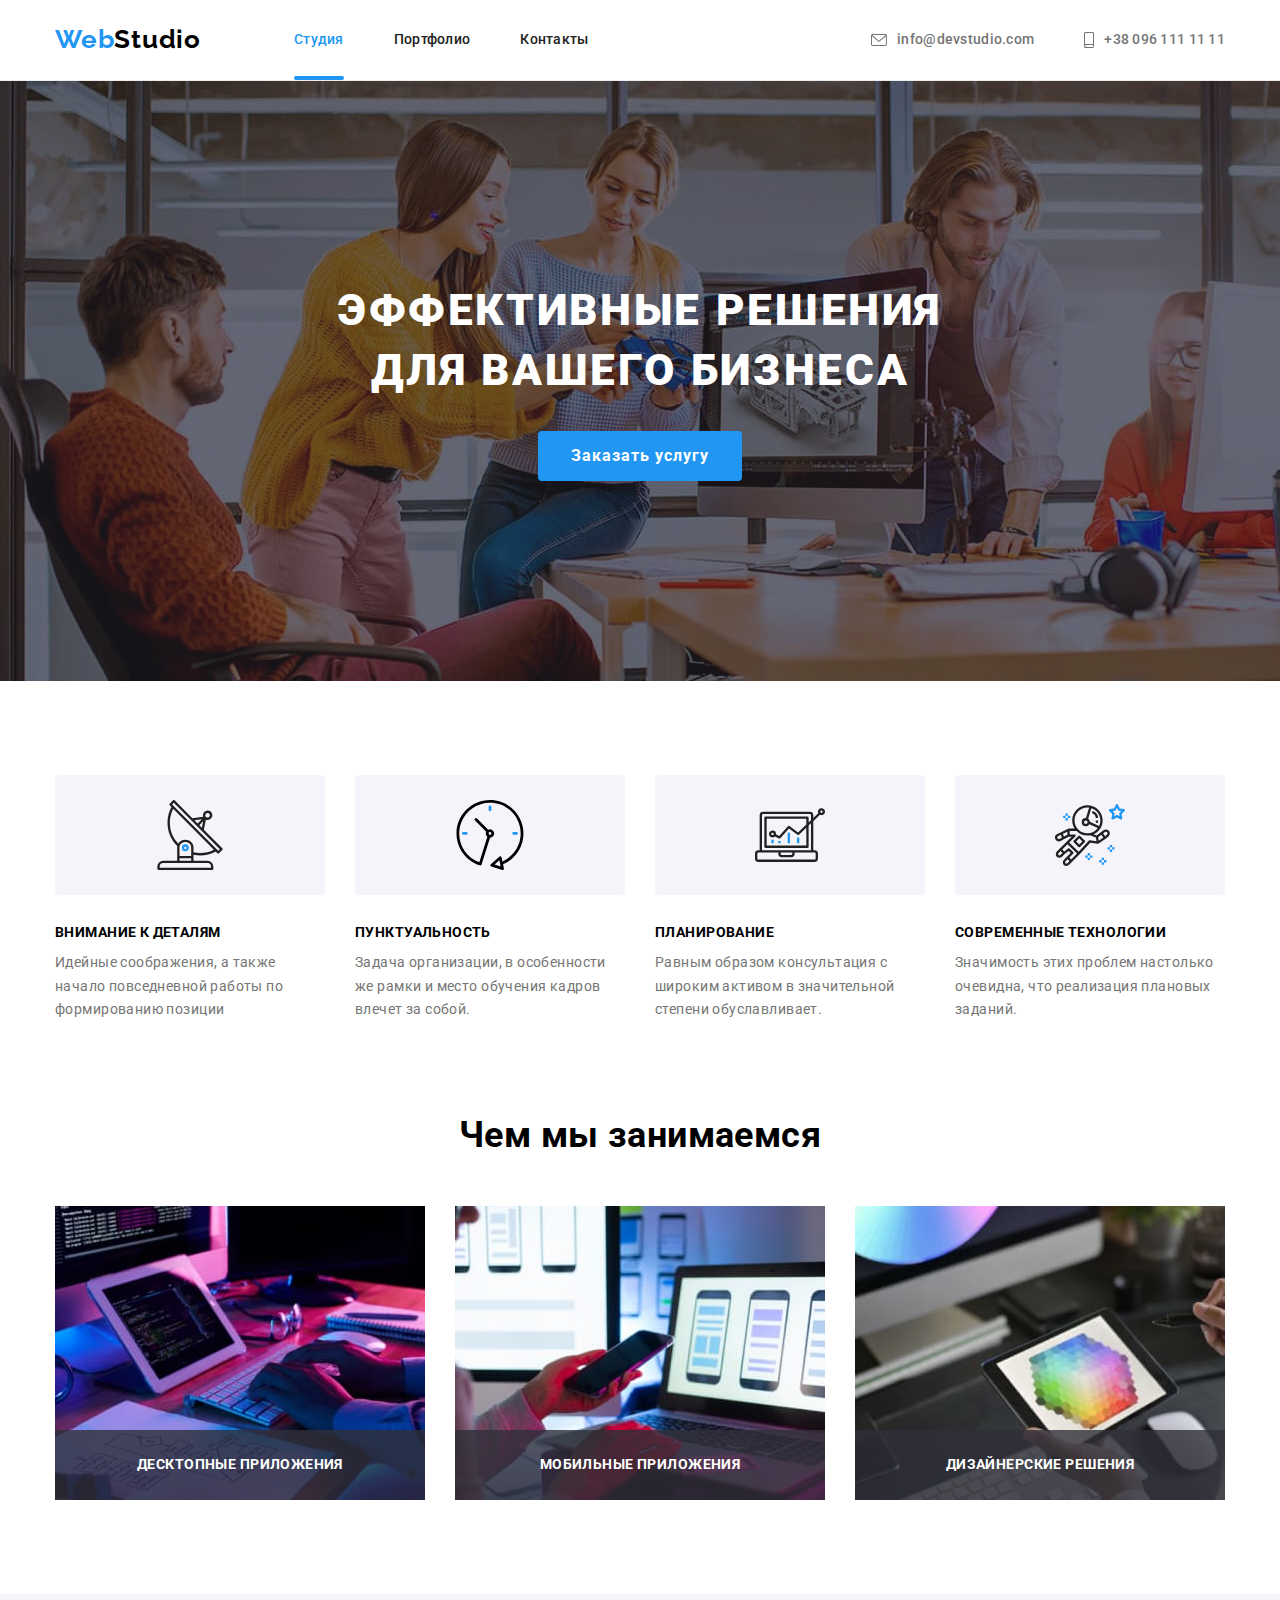
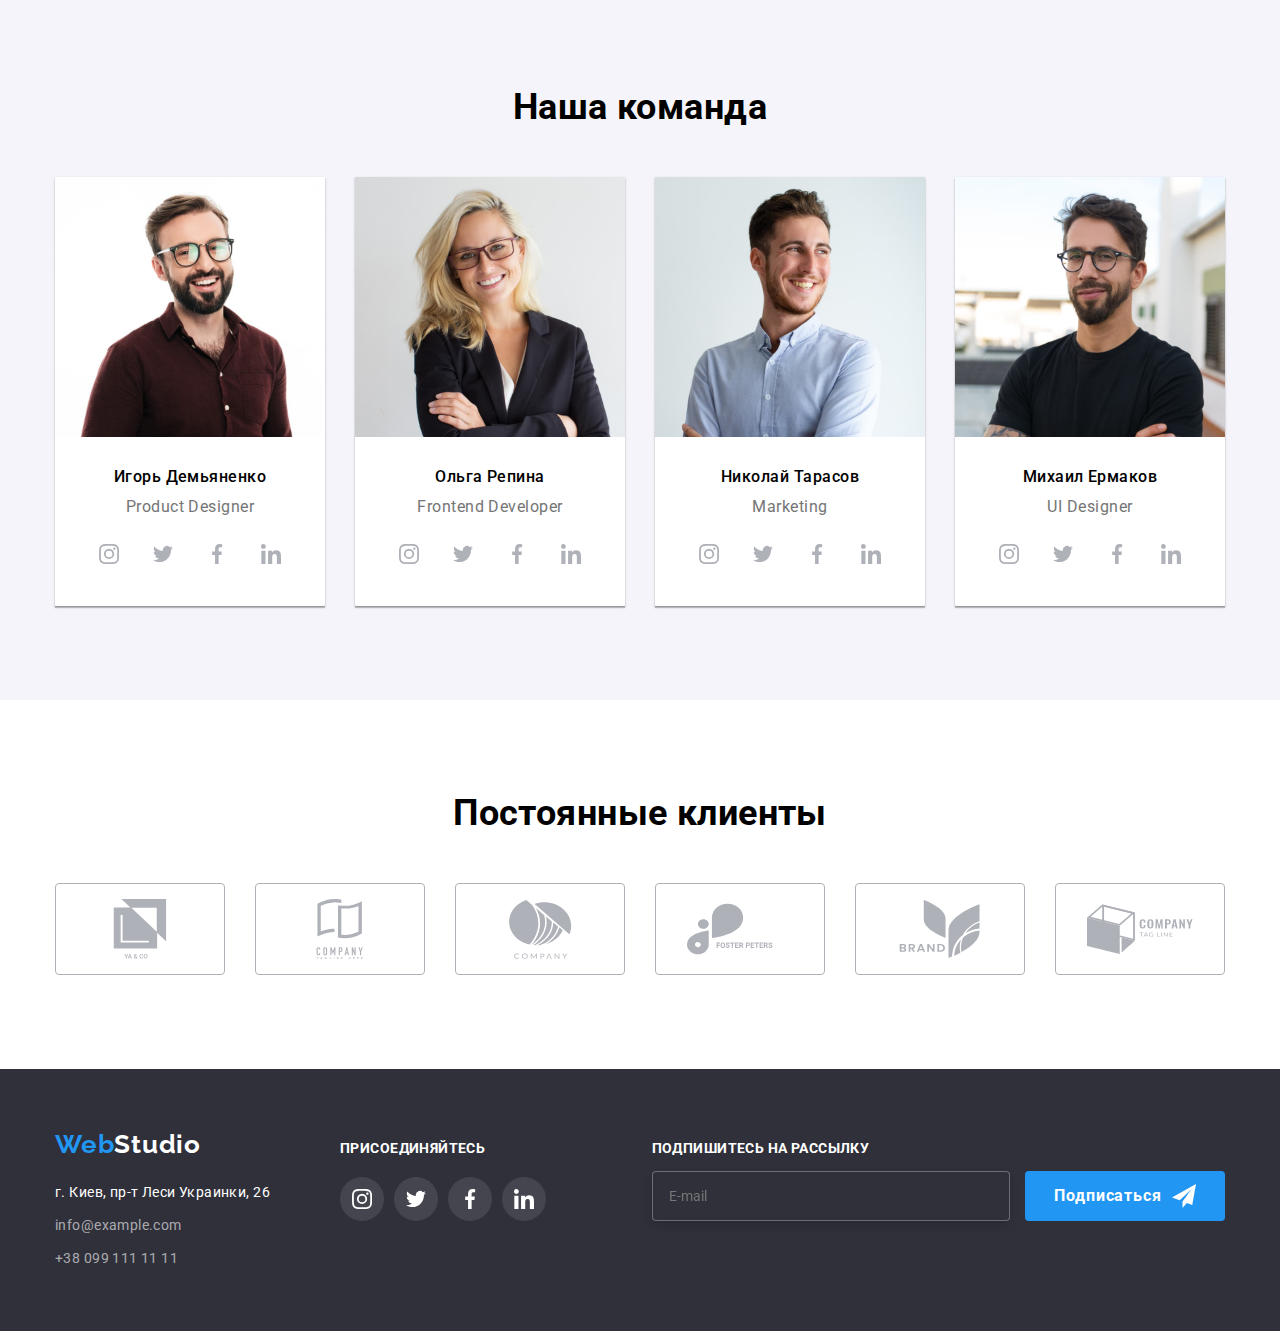
<file: index.html>
<!DOCTYPE html>
<html lang="ru">
  <head>
    <meta charset="UTF-8" />
    <meta name="viewport" content="width=device-width, initial-scale=1.0" />
    <title>ДЗ_6</title>
    <link rel="preconnect" href="https://fonts.googleapis.com" />
    <!--зачем нужны два первые линка с preconnect?-->
    <link rel="preconnect" href="https://fonts.gstatic.com" crossorigin />
    <link
      href="https://fonts.googleapis.com/css2?family=Raleway:wght@700&family=Roboto:wght@400;500;700;900&display=swap"
      rel="stylesheet"
    />
    <link
      rel="stylesheet"
      href="https://cdnjs.cloudflare.com/ajax/libs/modern-normalize/1.1.0/modern-normalize.min.css"
    />

    <link rel="stylesheet" href="./css/styles.css" />
  </head>

  <body>
    <!-- Шапка сайта -->
    <header class="header-border">
      <div class="container header-section">
        <nav class="nav">
          <a href="./index.html" class="logo">
            Web<span class="nav-logo">Studio</span></a
          >

          <!-- Навигация -->
          <ul class="site-nav">
            <li class="item">
              <a href="" class="link current underline">Студия </a>
            </li>

            <li class="item">
              <a href="./portfolio.html" class="link">Портфолио </a>
            </li>

            <li class="item">
              <a href="" class="link">Контакты </a>
            </li>
          </ul>
        </nav>

        <!-- Контакты в меню-->
        <ul class="contacts">
          <li class="contacts-item">
            <a href="mailto:info@devstudio.com" class="link icon-hov">
              <svg class="button-icon" width="16px" height="12px">
                <use href="./images/sprite.svg#envelope"></use>
              </svg>
              info@devstudio.com
            </a>
          </li>

          <li class="contacts-item">
            <a href="tel:+380991111111" class="link icon-hov">
              <svg class="button-icon" width="10px" height="16px">
                <use href="./images/sprite.svg#smartphone"></use>
              </svg>
              +38 096 111 11 11
            </a>
          </li>
        </ul>
      </div>
    </header>

    <!-- Уникальный контент страницы -->
    <main>
      <!-- Герой -->
      <section class="hero">
        <div class="container">
          <h1 class="hero-title">
            Эффективные решения <br />для вашего бизнеса
          </h1>

          <button class="hero-button" type="button" data-modal-open>
            Заказать услугу
          </button>
        </div>

        <!-- Модальное окно -->
        <div class="backdrop is-hidden" data-modal>
          <div class="modal">
            <button class="close-button" data-modal-close>
              <svg width="18" height="18">
                <use href="./images/sprite.svg#close"></use>
              </svg>
            </button>

            <!-- Форма -->
            <form class="form">
              <p class="form-title">Оставьте свои данные, мы вам перезвоним</p>

              <div class="form-field">
                <svg class="form-icon" width="18" height="18">
                  <use href="./images/sprite.svg#personblack"></use>
                </svg>
                <label class="form-field-label"
                  >Имя
                  <input
                    class="form-input"
                    type="text"
                    name="username"
                    minlength="3"
                    required
                  />
                </label>
              </div>

              <div class="form-field">
                <svg class="form-icon" width="18" height="18">
                  <use href="./images/sprite.svg#phoneblack"></use>
                </svg>
                <label class="form-field-label"
                  >Телефон<input
                    class="form-input"
                    type="tel"
                    name="tel"
                    required
                /></label>
              </div>

              <div class="form-field">
                <svg class="form-icon" width="18" height="18">
                  <use href="./images/sprite.svg#emailblack"></use>
                </svg>
                <label class="form-field-label"
                  >Почта<input
                    class="form-input"
                    type="email"
                    name="mail"
                    required
                /></label>
              </div>

              <div class="form-field">
                <label class="form-field-label" for="feedback"
                  >Комментарий
                  <textarea
                    class="form-field-textarea"
                    name="feedback"
                    id="feedback"
                    cols="30"
                    rows="10"
                    placeholder="Введите текст..."
                  ></textarea>
                </label>
              </div>

              <div class="form-mailing-text">
                <label for="mailing">
                  <input
                    class="form-checkbox"
                    type="checkbox"
                    name="mailing"
                    value="mailing"
                    id="mailing"
                  />

                  <span class="mailing-checkmark"></span>
                  <span
                    >Соглашаюсь с рассылкой и принимаю
                    <a href="" class="form-mailing-link">
                      Условия договора
                    </a></span
                  >
                </label>
              </div>

              <button class="mailing-button" type="submit">Отправить</button>
            </form>
          </div>
        </div>
      </section>

      <!-- Преимущества -->
      <section class="feature-title section">
        <div class="container">
          <h2 class="visually-hidden">Преимущества</h2>
          <ul>
            <li class="features">
              <div class="features-icons">
                <svg class="icon-antenna" width="70px" height="70px">
                  <use href="./images/sprite.svg#antenna"></use>
                </svg>
              </div>
              <h3 class="feature-list-text">Внимание к деталям</h3>
              <p class="feature-list-description">
                Идейные соображения, а также начало повседневной работы по
                формированию позиции
              </p>
            </li>
            <li class="features">
              <div class="features-icons">
                <svg class="icon-clock" width="70px" height="70px">
                  <use href="./images/sprite.svg#clock"></use>
                </svg>
              </div>
              <h3 class="feature-list-text">Пунктуальность</h3>
              <p class="feature-list-description">
                Задача организации, в особенности же рамки и место обучения
                кадров влечет за собой.
              </p>
            </li>
            <li class="features">
              <div class="features-icons">
                <svg class="icon-diagram" width="70px" height="70px">
                  <use href="./images/sprite.svg#diagram"></use>
                </svg>
              </div>
              <h3 class="feature-list-text">Планирование</h3>
              <p class="feature-list-description">
                Равным образом консультация с широким активом в значительной
                степени обуславливает.
              </p>
            </li>
            <li class="features">
              <div class="features-icons">
                <svg class="icon-astronaut" width="70px" height="70px">
                  <use href="./images/sprite.svg#astronaut"></use>
                </svg>
              </div>
              <h3 class="feature-list-text">Современные технологии</h3>
              <p class="feature-list-description">
                Значимость этих проблем настолько очевидна, что реализация
                плановых заданий.
              </p>
            </li>
          </ul>
        </div>
      </section>

      <!-- Примеры работ -->
      <section class="section-exapmles">
        <div class="container">
          <h2 class="section-title">Чем мы занимаемся</h2>
          <ul>
            <li class="section-img">
              <img
                src="./images/img.jpg"
                alt="программист кодит"
                width="370"
                height="294"
              />
              <div class="examples-img">
                <p class="img-descript">Десктопные приложения</p>
              </div>
            </li>

            <li class="section-img">
              <img
                src="./images/box2.jpg"
                alt="телефон и ноутбук"
                width="370"
                height="294"
              />
              <div class="examples-img">
                <p class="img-descript">Мобильные приложения</p>
              </div>
            </li>
            <li class="section-img">
              <img
                src="./images/box3.jpg"
                alt="графический дизайн"
                width="370"
                height="294"
              />
              <div class="examples-img">
                <p class="img-descript">Дизайнерские решения</p>
              </div>
            </li>
          </ul>
        </div>
      </section>

      <!-- Команда -->
      <section class="team section">
        <div class="container">
          <h2 class="section-title">Наша команда</h2>

          <ul>
            <li class="team-img">
              <img
                src="./images/igor.jpg"
                alt="Игорь Демьяненко"
                width="270"
                height="260"
              />
              <div class="team-container">
                <h3 class="team-title">Игорь Демьяненко</h3>
                <p class="section-description">Product Designer</p>

                <ul class="team-icons">
                  <li class="team-list">
                    <a href="" class="team-network-icons">
                      <svg class="icons" width="20px" height="20px">
                        <use href="./images/sprite.svg#instagram"></use>
                      </svg>
                    </a>
                  </li>

                  <li class="team-list">
                    <a href="" class="team-network-icons">
                      <svg class="icons" width="20px" height="20px">
                        <use href="./images/sprite.svg#twitter"></use>
                      </svg>
                    </a>
                  </li>

                  <li class="team-list">
                    <a href="" class="team-network-icons">
                      <svg width="20px" height="20px">
                        <use href="./images/sprite.svg#facebook"></use>
                      </svg>
                    </a>
                  </li>

                  <li class="team-list">
                    <a href="" class="team-network-icons">
                      <svg width="20px" height="20px">
                        <use href="./images/sprite.svg#linkedin"></use>
                      </svg>
                    </a>
                  </li>
                </ul>
              </div>
            </li>
            <li class="team-img">
              <img
                src="./images/olga.jpg"
                alt="Ольга Репина"
                width="270"
                height="260"
              />
              <div class="team-container">
                <h3 class="team-title">Ольга Репина</h3>
                <p class="section-description">Frontend Developer</p>

                <ul class="team-icons">
                  <li class="team-list">
                    <a href="" class="team-network-icons">
                      <svg width="20px" height="20px">
                        <use href="./images/sprite.svg#instagram"></use>
                      </svg>
                    </a>
                  </li>

                  <li class="team-list">
                    <a href="" class="team-network-icons">
                      <svg width="20px" height="20px">
                        <use href="./images/sprite.svg#twitter"></use>
                      </svg>
                    </a>
                  </li>

                  <li class="team-list">
                    <a href="" class="team-network-icons">
                      <svg width="20px" height="20px">
                        <use href="./images/sprite.svg#facebook"></use>
                      </svg>
                    </a>
                  </li>

                  <li class="team-list">
                    <a href="" class="team-network-icons">
                      <svg width="20px" height="20px">
                        <use href="./images/sprite.svg#linkedin"></use>
                      </svg>
                    </a>
                  </li>
                </ul>
              </div>
            </li>
            <li class="team-img">
              <img
                src="./images/nikolay.jpg"
                alt="Николай Тарасов"
                width="270"
                height="260"
              />
              <div class="team-container">
                <h3 class="team-title">Николай Тарасов</h3>
                <p class="section-description">Marketing</p>
                <ul class="team-icons">
                  <li class="team-list">
                    <a href="" class="team-network-icons">
                      <svg width="20px" height="20px">
                        <use href="./images/sprite.svg#instagram"></use>
                      </svg>
                    </a>
                  </li>

                  <li class="team-list">
                    <a href="" class="team-network-icons">
                      <svg width="20px" height="20px">
                        <use href="./images/sprite.svg#twitter"></use>
                      </svg>
                    </a>
                  </li>

                  <li class="team-list">
                    <a href="" class="team-network-icons">
                      <svg width="20px" height="20px">
                        <use href="./images/sprite.svg#facebook"></use>
                      </svg>
                    </a>
                  </li>

                  <li class="team-list">
                    <a href="" class="team-network-icons">
                      <svg width="20px" height="20px">
                        <use href="./images/sprite.svg#linkedin"></use>
                      </svg>
                    </a>
                  </li>
                </ul>
              </div>
            </li>
            <li class="team-img">
              <img
                src="./images/mixail.jpg"
                alt="Михаил Ермаков"
                width="270"
                height="260"
              />
              <div class="team-container">
                <h3 class="team-title">Михаил Ермаков</h3>
                <p class="section-description">UI Designer</p>
                <ul class="team-icons">
                  <li class="team-list">
                    <a href="" class="team-network-icons">
                      <svg width="20px" height="20px">
                        <use href="./images/sprite.svg#instagram"></use>
                      </svg>
                    </a>
                  </li>

                  <li class="team-list">
                    <a href="" class="team-network-icons">
                      <svg width="20px" height="20px">
                        <use href="./images/sprite.svg#twitter"></use>
                      </svg>
                    </a>
                  </li>

                  <li class="team-list">
                    <a href="" class="team-network-icons">
                      <svg width="20px" height="20px">
                        <use href="./images/sprite.svg#facebook"></use>
                      </svg>
                    </a>
                  </li>

                  <li class="team-list">
                    <a href="" class="team-network-icons">
                      <svg width="20px" height="20px">
                        <use href="./images/sprite.svg#linkedin"></use>
                      </svg>
                    </a>
                  </li>
                </ul>
              </div>
            </li>
          </ul>
        </div>
      </section>

      <!-- Постоянные клиенты -->
      <section class="customers section">
        <div class="container">
          <h2 class="section-title cusotmers-title">Постоянные клиенты</h2>

          <ul>
            <li class="customers-list">
              <a href="" class="customers-link">
                <svg class="customers-icon" width="106px" height="60px">
                  <use href="./images/sprite.svg#group"></use>
                </svg>
              </a>
            </li>

            <li class="customers-list">
              <a href="" class="customers-link">
                <svg class="customers-icon" width="106px" height="60px">
                  <use href="./images/sprite.svg#group2"></use>
                </svg>
              </a>
            </li>

            <li class="customers-list">
              <a href="" class="customers-link">
                <svg class="customers-icon" width="106px" height="60px">
                  <use href="./images/sprite.svg#group3"></use>
                </svg>
              </a>
            </li>

            <li class="customers-list">
              <a href="" class="customers-link">
                <svg class="customers-icon" width="106px" height="60px">
                  <use href="./images/sprite.svg#group4"></use>
                </svg>
              </a>
            </li>

            <li class="customers-list">
              <a href="" class="customers-link">
                <svg class="customers-icon" width="106px" height="60px">
                  <use href="./images/sprite.svg#group5"></use>
                </svg>
              </a>
            </li>

            <li class="customers-list">
              <a href="" class="customers-link">
                <svg class="customers-icon" width="106px" height="60px">
                  <use href="./images/sprite.svg#group6"></use>
                </svg>
              </a>
            </li>
          </ul>
        </div>
      </section>
    </main>
    <!-- Футер -->
    <footer class="footer-section">
      <div class="container footer-container">
        <div class="container-address">
          <a href="./index.html" class="logo-footer">
            Web<span class="footer-section-logo">Studio</span>
          </a>

          <address class="address">
            <p class="address-location">г. Киев, пр-т Леси Украинки, 26</p>
            <a href="mailto:info@example.com" class="footer-section-contact"
              >info@example.com</a
            >
            <a href="tel:+380991111111" class="footer-section-contact"
              >+38 099 111 11 11</a
            >
          </address>
        </div>

        <div class="icons-footer">
          <p class="icons-title">присоединяйтесь</p>
          <ul class="icons-footer-list">
            <li class="icons-list">
              <a href="" class="footer-icons-link">
                <svg class="footer-icons-img">
                  <use href="./images/sprite.svg#instagram"></use>
                </svg>
              </a>
            </li>
            <li class="icons-list">
              <a href="" class="footer-icons-link">
                <svg class="footer-icons-img">
                  <use href="./images/sprite.svg#twitter"></use>
                </svg>
              </a>
            </li>
            <li class="icons-list">
              <a href="" class="footer-icons-link">
                <svg class="footer-icons-img">
                  <use href="./images/sprite.svg#facebook"></use>
                </svg>
              </a>
            </li>
            <li class="icons-list">
              <a href="" class="footer-icons-link">
                <svg class="footer-icons-img">
                  <use href="./images/sprite.svg#linkedin"></use>
                </svg>
              </a>
            </li>
          </ul>
        </div>

        <div class="footer-mailing-container">
          <p class="footer-mailing-title">Подпишитесь на рассылку</p>
          <input
            class="footer-mailing"
            type="text"
            name="footer-mailing"
            placeholder="E-mail"
          />
          <button class="footer-mailing-button" type="submit">
            Подписаться
            <svg class="icon-send" width="24" height="24">
              <use href="./images/sprite.svg#icon-send"></use>
            </svg>
          </button>
        </div>
      </div>
    </footer>
    <!-- Скрипт -->
    <script src="./js/modal.js"></script>
  </body>
</html>
</file>
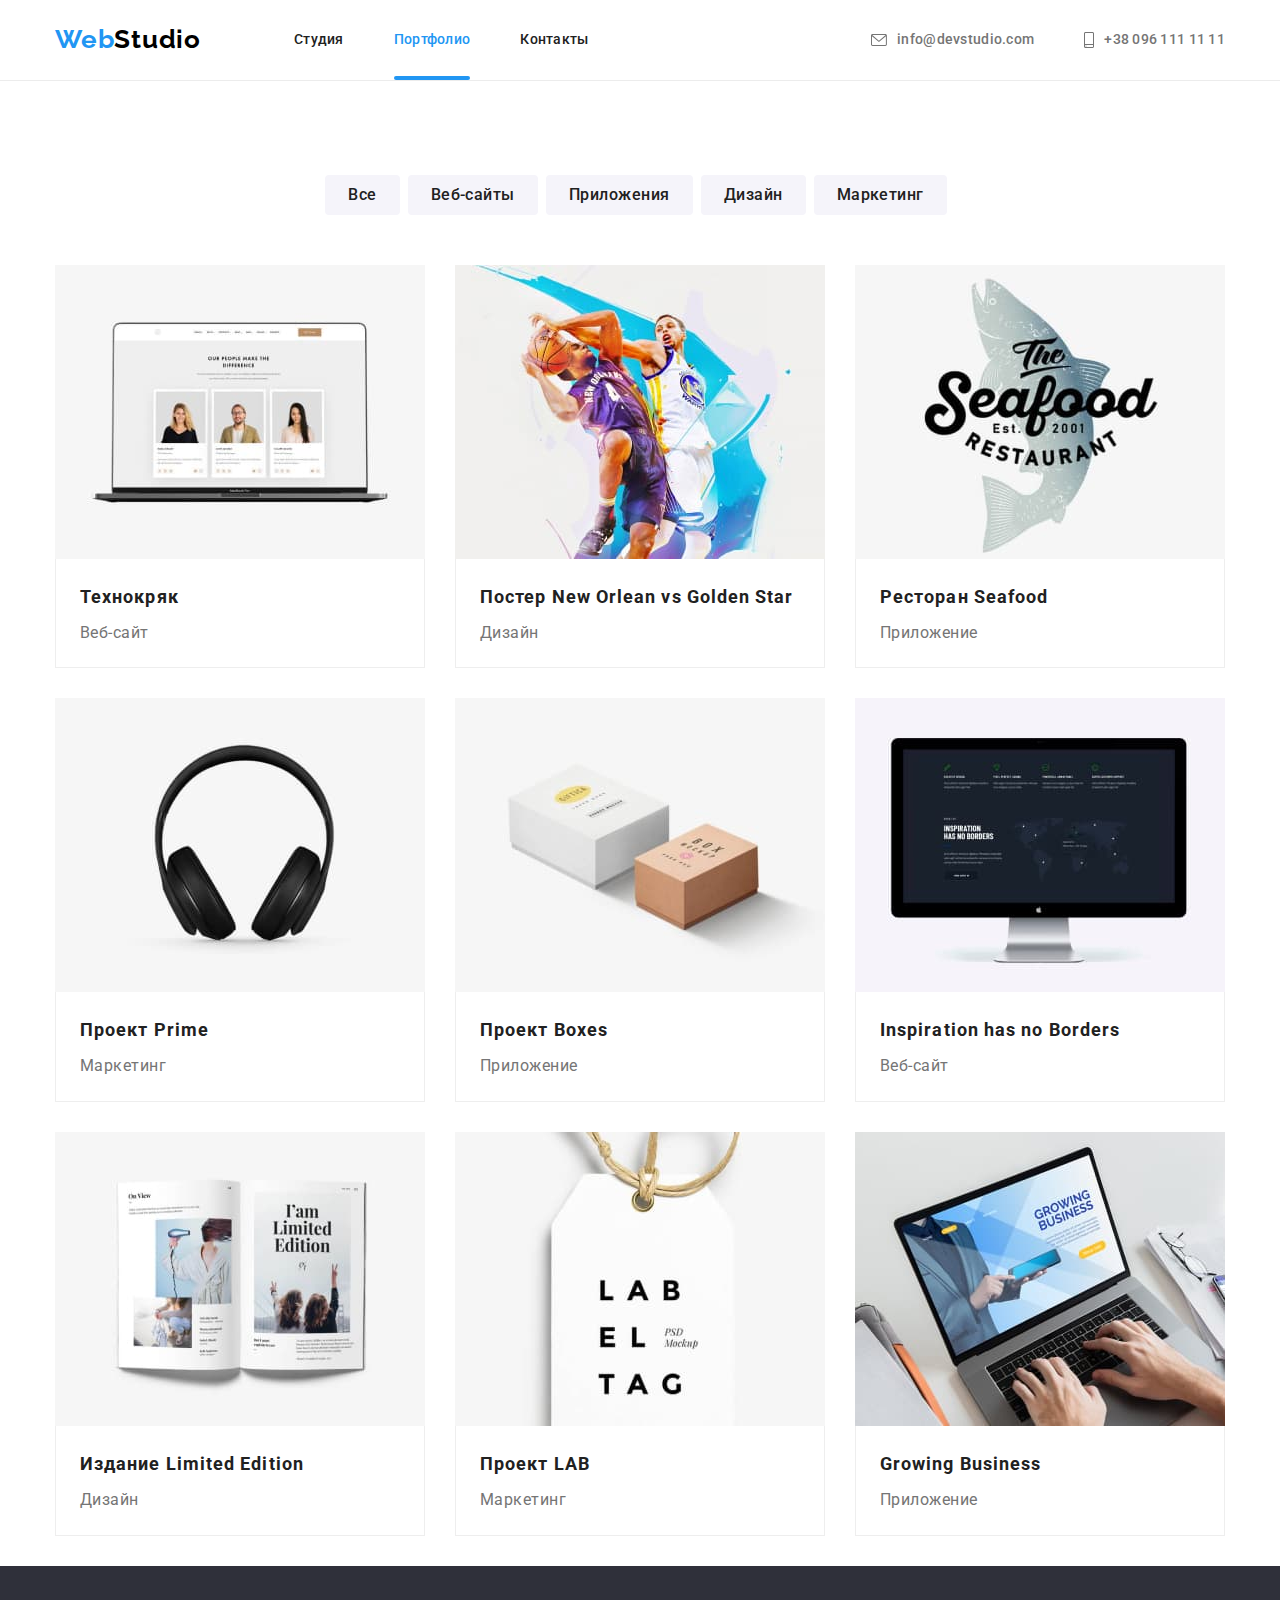
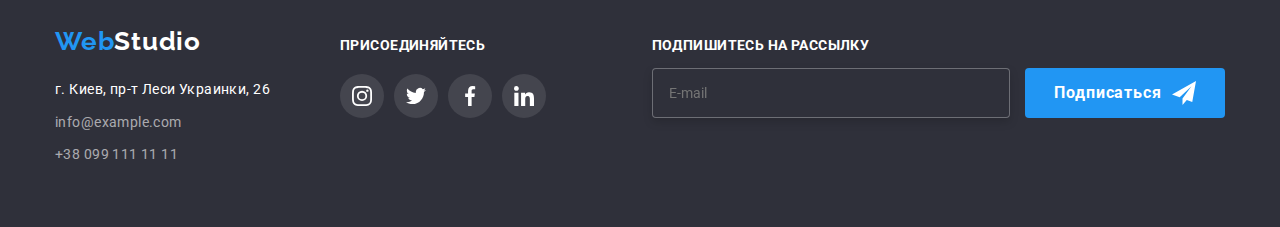
<file: portfolio.html>
<!DOCTYPE html>
<html lang="ru">
  <head>
    <meta charset="UTF-8" />
    <meta name="viewport" content="width=device-width, initial-scale=1.0" />
    <title>ДЗ_5</title>
    <link rel="preconnect" href="https://fonts.googleapis.com" />
    <!--зачем нужны два первые линка с preconnect?-->
    <link rel="preconnect" href="https://fonts.gstatic.com" crossorigin />
    <link
      href="https://fonts.googleapis.com/css2?family=Raleway:wght@700&family=Roboto:wght@400;500;700;900&display=swap"
      rel="stylesheet"
    />
    <link
      rel="stylesheet"
      href="https://cdnjs.cloudflare.com/ajax/libs/modern-normalize/1.1.0/modern-normalize.min.css"
    />

    <link rel="stylesheet" href="./css/styles.css" />
  </head>

  <body>
    <!-- Шапка сайта -->
    <header class="header-border">
      <div class="container header-section">
        <nav class="nav">
          <a href="./index.html" class="logo">
            Web<span class="nav-logo">Studio</span></a
          >

          <!-- Навигация -->
          <ul class="site-nav">
            <li class="item"><a href="./index.html" class="link">Студия</a></li>
            <li class="item">
              <a href="./portfolio.html" class="link current underline"
                >Портфолио</a
              >
            </li>
            <li class="item"><a href="" class="link">Контакты</a></li>
          </ul>
        </nav>

        <!-- Контакты в меню-->
        <ul class="contacts">
          <li class="contacts-item">
            <a href="mailto:info@devstudio.com" class="link icon-hov">
              <svg class="button-icon" width="16px" height="12px">
                <use href="./images/sprite.svg#envelope"></use>
              </svg>

              info@devstudio.com
            </a>
          </li>

          <li class="contacts-item">
            <a href="tel:+380991111111" class="link icon-hov">
              <svg class="button-icon" width="10px" height="16px">
                <use href="./images/sprite.svg#smartphone"></use>
              </svg>

              +38 096 111 11 11
            </a>
          </li>
        </ul>
      </div>
    </header>

    <!-- Контент страницы Портфолио -->
    <main>
      <section>
        <div class="container">
          <h1 class="visually-hidden">Портфолио</h1>

          <!-- Фильтр -->

          <ul class="container-button">
            <li><button type="button" class="button">Все</button></li>
            <li><button type="button" class="button">Веб-сайты</button></li>
            <li><button type="button" class="button">Приложения</button></li>
            <li><button type="button" class="button">Дизайн</button></li>
            <li><button type="button" class="button">Маркетинг</button></li>
          </ul>

          <!-- Услуги компании -->

          <ul class="service">
            <li class="service-main">
              <a class="text-decoration" href="">
                <div class="service-img">
                  <img
                    src="./images/technokryak.jpg"
                    alt="Технокряк"
                    width="370"
                  />
                  <div class="service-text">
                    <p class="service-text-description">
                      Технокряк это современная площадка распространения
                      коронавируса. Компании используют эту платформу для
                      цифрового шпионажа и атак на защищённые сервера
                      конкурентов.
                    </p>
                  </div>
                </div>

                <div class="service-border">
                  <h2 class="service-title">Технокряк</h2>
                  <p class="service-description">Веб-сайт</p>
                </div>
              </a>
            </li>

            <li class="service-main">
              <a class="text-decoration" href="">
                <div class="service-img">
                  <img
                    src="./images/poster.jpg"
                    alt="Постер New Orlean vs Golden Star"
                    width="370"
                  />
                  <div class="service-text">
                    <p class="service-text-description">
                      Технокряк это современная площадка распространения
                      коронавируса. Компании используют эту платформу для
                      цифрового шпионажа и атак на защищённые сервера
                      конкурентов.
                    </p>
                  </div>
                </div>

                <div class="service-border">
                  <h2 class="service-title">
                    Постер New Orlean vs Golden Star
                  </h2>
                  <p class="service-description">Дизайн</p>
                </div>
              </a>
            </li>

            <li class="service-main">
              <a class="text-decoration" href="">
                <div class="service-img">
                  <img
                    src="./images/seafood.jpg"
                    alt="Ресторан Seafood"
                    width="370"
                  />
                  <div class="service-text">
                    <p class="service-text-description">
                      Технокряк это современная площадка распространения
                      коронавируса. Компании используют эту платформу для
                      цифрового шпионажа и атак на защищённые сервера
                      конкурентов.
                    </p>
                  </div>
                </div>

                <div class="service-border">
                  <h2 class="service-title">Ресторан Seafood</h2>
                  <p class="service-description">Приложение</p>
                </div>
              </a>
            </li>

            <li class="service-main">
              <a class="text-decoration" href="">
                <div class="service-img">
                  <img
                    src="./images/prime.jpg"
                    alt="Проект Prime"
                    width="370"
                  />

                  <div class="service-text">
                    <p class="service-text-description">
                      Технокряк это современная площадка распространения
                      коронавируса. Компании используют эту платформу для
                      цифрового шпионажа и атак на защищённые сервера
                      конкурентов.
                    </p>
                  </div>
                </div>

                <div class="service-border">
                  <h2 class="service-title">Проект Prime</h2>
                  <p class="service-description">Маркетинг</p>
                </div>
              </a>
            </li>

            <li class="service-main">
              <a class="text-decoration" href="">
                <div class="service-img">
                  <img
                    src="./images/boxes.jpg"
                    alt="Проект Boxes"
                    width="370"
                  />
                  <div class="service-text">
                    <p class="service-text-description">
                      Технокряк это современная площадка распространения
                      коронавируса. Компании используют эту платформу для
                      цифрового шпионажа и атак на защищённые сервера
                      конкурентов.
                    </p>
                  </div>
                </div>

                <div class="service-border">
                  <h2 class="service-title">Проект Boxes</h2>
                  <p class="service-description">Приложение</p>
                </div>
              </a>
            </li>

            <li class="service-main">
              <a class="text-decoration" href="">
                <div class="service-img">
                  <img
                    src="./images/inspiration.jpg"
                    alt="Inspiration has no Borders"
                    width="370"
                  />
                  <div class="service-text">
                    <p class="service-text-description">
                      Технокряк это современная площадка распространения
                      коронавируса. Компании используют эту платформу для
                      цифрового шпионажа и атак на защищённые сервера
                      конкурентов.
                    </p>
                  </div>
                </div>

                <div class="service-border">
                  <h2 class="service-title">Inspiration has no Borders</h2>
                  <p class="service-description">Веб-сайт</p>
                </div>
              </a>
            </li>

            <li class="service-main">
              <a class="text-decoration" href="">
                <div class="service-img">
                  <img
                    src="./images/limited.jpg"
                    alt="Издание Limited Edition"
                    width="370"
                  />
                  <div class="service-text">
                    <p class="service-text-description">
                      Технокряк это современная площадка распространения
                      коронавируса. Компании используют эту платформу для
                      цифрового шпионажа и атак на защищённые сервера
                      конкурентов.
                    </p>
                  </div>
                </div>

                <div class="service-border">
                  <h2 class="service-title">Издание Limited Edition</h2>
                  <p class="service-description">Дизайн</p>
                </div>
              </a>
            </li>

            <li class="service-main">
              <a class="text-decoration" href="">
                <div class="service-img">
                  <img src="./images/lab.jpg" alt="Проект LAB" width="370" />
                  <div class="service-text">
                    <p class="service-text-description">
                      Технокряк это современная площадка распространения
                      коронавируса. Компании используют эту платформу для
                      цифрового шпионажа и атак на защищённые сервера
                      конкурентов.
                    </p>
                  </div>
                </div>

                <div class="service-border">
                  <h2 class="service-title">Проект LAB</h2>
                  <p class="service-description">Маркетинг</p>
                </div>
              </a>
            </li>

            <li class="service-main">
              <a class="text-decoration" href="">
                <div class="service-img">
                  <img
                    src="./images/business.jpg"
                    alt="Growing Business"
                    width="370"
                  />
                  <div class="service-text">
                    <p class="service-text-description">
                      Технокряк это современная площадка распространения
                      коронавируса. Компании используют эту платформу для
                      цифрового шпионажа и атак на защищённые сервера
                      конкурентов.
                    </p>
                  </div>
                </div>

                <div class="service-border">
                  <h2 class="service-title">Growing Business</h2>
                  <p class="service-description">Приложение</p>
                </div>
              </a>
            </li>
          </ul>
        </div>
      </section>
    </main>

    <!-- Футер -->

    <footer class="footer-section">
      <div class="container footer-container">
        <div class="container-address">
          <a href="./index.html" class="logo-footer">
            Web<span class="footer-section-logo">Studio</span>
          </a>

          <address class="address">
            <p class="address-location">г. Киев, пр-т Леси Украинки, 26</p>
            <a href="mailto:info@example.com" class="footer-section-contact"
              >info@example.com</a
            >
            <a href="tel:+380991111111" class="footer-section-contact"
              >+38 099 111 11 11</a
            >
          </address>
        </div>

        <div class="icons-footer">
          <p class="icons-title">присоединяйтесь</p>
          <ul class="icons-footer-list">
            <li class="icons-list">
              <a href="" class="footer-icons-link">
                <svg class="footer-icons-img">
                  <use href="./images/sprite.svg#instagram"></use>
                </svg>
              </a>
            </li>
            <li class="icons-list">
              <a href="" class="footer-icons-link">
                <svg class="footer-icons-img">
                  <use href="./images/sprite.svg#twitter"></use>
                </svg>
              </a>
            </li>
            <li class="icons-list">
              <a href="" class="footer-icons-link">
                <svg class="footer-icons-img">
                  <use href="./images/sprite.svg#facebook"></use>
                </svg>
              </a>
            </li>
            <li class="icons-list">
              <a href="" class="footer-icons-link">
                <svg class="footer-icons-img">
                  <use href="./images/sprite.svg#linkedin"></use>
                </svg>
              </a>
            </li>
          </ul>
        </div>

        <div class="footer-mailing-container">
          <p class="footer-mailing-title">Подпишитесь на рассылку</p>
          <input
            class="footer-mailing"
            type="text"
            name="footer-mailing"
            placeholder="E-mail"
          />
          <button class="footer-mailing-button" type="submit">
            Подписаться
            <svg class="icon-send" width="24" height="24">
              <use href="./images/sprite.svg#icon-send"></use>
            </svg>
          </button>
        </div>
      </div>
    </footer>
  </body>
</html>
</file>
<file: css/styles.css>
:root {
  --primary-text-color: #757575;
  --title-text-color: #212121;
  --accent-color: #2196f3;
  --white-color: #ffffff;
  --second-bg-color: #f5f4fa;
  --icon-color: #afb1b8;
}

.visually-hidden {
  position: absolute;
  width: 1px;
  height: 1px;
  margin: -1px;
  border: 0;
  padding: 0;

  white-space: nowrap;
  clip-path: inset(100%);
  clip: rect(0 0 0 0);
  overflow: hidden;
}

img {
  display: block;
  max-width: 100%;
  height: auto;
}

body {
  margin: 0;
  background-color: var(--second-accent-color);
  font-family: Roboto, sans-serif;
  font-size: 14px;
  font-style: normal;
  font-weight: normal;
  line-height: 1.7;
  letter-spacing: 0.03em;
}

ul {
  display: flex;
  align-items: center;
  padding: 0;
  margin: 0;
  list-style: none;
}

.container {
  width: 1200px;
  margin-left: auto;
  margin-right: auto;
  padding-left: 15px;
  padding-right: 15px;
}
/* HEADER */

.header-border {
  border-bottom: 1px solid #ececec;
}

.header-section {
  display: flex;
  align-items: center;
}

/* НАВИГАЦИЯ */

/* Логотип */
.logo {
  color: var(--accent-color);
  font-family: Raleway, cursive;
  font-weight: 700;
  font-size: 26px;
  line-height: 1.2;
  letter-spacing: 0.03em;
  text-decoration: none;

  transition: color 250ms cubic-bezier(0.4, 0, 0.2, 1);
}

.logo:hover,
.logo:focus {
  color: var(--title-text-color);
}

.nav-logo {
  color: #000000;
}

.nav {
  align-items: center;
  display: flex;
}

.site-nav {
  display: flex;
  margin-left: 93px;
}

.site-nav > .item + .item {
  margin-left: 50px;
}

.site-nav .link {
  display: block;

  color: var(--title-text-color);
  font-weight: 500;
  font-size: 14px;
  line-height: 1.1;
  letter-spacing: 0.02em;
}

.site-nav .link:hover,
.site-nav .link:focus {
  color: var(--accent-color);
}

.site-nav .link.current {
  display: block;

  color: var(--accent-color);
}

/* Контакты в меню*/

.contacts {
  display: flex;
  justify-content: center;
  margin-left: auto;
  align-items: center;
}

.contacts > .contacts-item + .contacts-item {
  margin-left: 50px;
}
.button-icon {
  border: 0;
  margin-right: 10px;

  fill: currentColor;
}

.link.icon-hov {
  display: flex;
  align-items: center;
}

.link {
  display: block;
  padding-top: 32px;
  padding-bottom: 32px;

  font-style: normal;
  text-decoration: none;
  font-weight: 500;
  font-size: 14px;
  line-height: 1.1;
  letter-spacing: 0.02em;

  color: var(--main-text-color);
  transition: color 250ms cubic-bezier(0.4, 0, 0.2, 1);
}

/* подчеркивание */

.underline {
  position: relative;
  display: block;
  text-decoration: none;
}

.underline::after {
  content: "";

  position: absolute;

  display: block;
  left: 0;
  bottom: 0;

  height: 4px;
  width: 100%;
  background-color: #2196f3;
  border-radius: 2px;

  /* transform: scale(0.3, 0.5);
  transition: transform 250ms cubic-bezier(0.4, 0, 0.2, 1); */
}

/* .underline:hover::after {
  transform: scale(1, 1);
} */

.contacts .link {
  color: var(--primary-text-color);
}
.contacts .link:hover,
.contacts .link:focus {
  color: var(--accent-color);
}

.icon-hov .button-icon:hover,
.icon-hov .button-icon:focus {
  fill: var(--accent-color);
}

/* Уникальный контент страницы - MAIN */

/* ГЕРОЙ */
/* Кнопка Герой */

.hero {
  background-color: #2f303a;
  background-image: linear-gradient(
      to right,
      rgba(47, 48, 58, 0.4),
      rgba(47, 48, 58, 0.4)
    ),
    url("../images/hero-img.jpg");

  background-size: cover;

  max-width: 1600px;
  margin-left: auto;
  margin-right: auto;
  text-align: center;
  padding-top: 200px;
  padding-right: 0;
  padding-bottom: 200px;
  padding-left: 0;
}

.hero-title {
  margin-left: auto;
  margin-right: auto;
  margin-top: 0;
  margin-bottom: 30px;

  color: var(--white-color);
  font-weight: 900;
  font-size: 44px;
  line-height: 1.36;
  letter-spacing: 0.06em;
  font-size: Black;
  text-transform: uppercase;
}

.hero-button {
  margin-left: auto;
  margin-right: auto;
  border: 1px solid transparent; /*делает бордер прозрачным*/
  border-radius: 4px;
  padding: 10px 32px;
  min-width: 200px;

  font-family: inherit;
  font-style: inherit;
  color: var(--white-color);
  background-color: var(--accent-color);
  font-size: 16px;
  line-height: 1.8;
  font-weight: 700;
  letter-spacing: 0.06em;
  cursor: pointer;

  transition: background-color 250ms cubic-bezier(0.4, 0, 0.2, 1),
    color 250ms cubic-bezier(0.4, 0, 0.2, 1);
}

.hero-button:hover,
.hero-button:focus {
  background-color: #188ce8;
}

/* Преимущества */

.features {
  max-width: 270px;
}

.features-icons {
  display: flex;
  justify-content: center;
  align-items: center;
  /* margin-bottom: 30px; */
  border-radius: 4px;
  height: 120px;
  background-color: var(--second-bg-color);
}

.icon-antenna {
  justify-content: center;
}
.icon-clock {
  justify-content: center;
}
.icon-diagram {
  justify-content: center;
}
.icon-astronaut {
  justify-content: center;
}

.features:not(:last-child) {
  margin-right: 30px;
}

.feature-list-text {
  margin-bottom: 10px;
  margin-top: 30px;

  font-weight: 700;
  font-size: 14px;
  line-height: 1.1;
  letter-spacing: 0.03em;
  text-transform: uppercase;
}

.feature-list-description {
  margin-top: 0;
  margin-bottom: 0;

  color: var(--primary-text-color);
  font-size: 14px;
  font-weight: 400;
  line-height: 1.7;
  letter-spacing: 0.03em;
}

/* Примеры работ */

.section-exapmles {
  margin: 0;
  padding-top: 0px;
  padding-bottom: 94px;
}

.section-title {
  margin-left: auto;
  margin-right: auto;
  margin-top: 0;
  margin-bottom: 50px;

  text-align: center;
  font-weight: 700;
  font-size: 36px;
  line-height: 1.1;
}

.section-img {
  position: relative;

  margin-left: 30px;
  max-width: calc((100%-60px) / 3);
}

.section-img:nth-last-child(3n) {
  margin-left: 0;
}

.examples-img {
  position: absolute;
  bottom: 0;
  width: 100%;
  height: 70px;

  background-color: rgba(47, 48, 58, 0.8);
}

.img-descript {
  margin: 0;
  padding: 27px 82px 27px 82px;
  font-weight: 700;
  font-size: 14px;
  line-height: 1.14;
  text-align: center;
  letter-spacing: 0.03em;
  text-transform: uppercase;

  color: var(--white-color);
}

/* Команда */

.team {
  text-align: center;
  background-color: var(--second-bg-color);
}

.team-img {
  margin-left: 30px;
  max-width: calc((100%-90px) / 4);

  box-shadow: 0px 1px 3px rgba(0, 0, 0, 0.12), 0px 1px 1px rgba(0, 0, 0, 0.14),
    0px 2px 1px rgba(0, 0, 0, 0.2);
}

.team-img:nth-last-child(4n) {
  margin-left: 0;
}

.team-container {
  padding: 30px 10px;

  border-bottom-left-radius: 4px;
  border-bottom-right-radius: 4px;
  margin-top: 0;

  background-color: var(--white-color);
}

.team-title {
  margin: 0 0 0 0;
  margin-bottom: 10px;

  font-size: 16px;
  font-weight: 500;
  line-height: 1.2;
  text-align: center;
  vertical-align: top;
  letter-spacing: 0.03em;
}

/* Секция паддинги и марджины */

.section {
  padding-top: 94px;
  padding-bottom: 94px;
}

.section-description {
  margin: 0 0 0 0;

  color: var(--primary-text-color);
  font-size: 16px;
  line-height: 1.2;
  text-align: center;
  vertical-align: top;
  letter-spacing: 0.03em;
}

/* -------------------------- */

.team-icons {
  margin: 0;
  padding: 0;
  margin-top: 16px;
  margin-right: auto;
  margin-left: auto;

  width: 206px;
  /* height: 44px; */
}

.team-network-icons {
  display: flex;

  cursor: pointer;
  width: 44px;
  height: 44px;
  justify-content: center;
  align-items: center;
  fill: var(--icon-color);

  border-radius: 50%;

  transition: background-color 250ms cubic-bezier(0.4, 0, 0.2, 1),
    fill 250ms cubic-bezier(0.4, 0, 0.2, 1);
}

.team-network-icons:hover,
.team-network-icons:focus {
  background-color: var(--accent-color);
  fill: var(--white-color);
  border-radius: 50%;
}

.team-list {
  margin-right: 10px;
}
.team-list:nth-child(4n) {
  margin-right: 0;
}

/* Постоянные клиенты */

.customers {
  margin-top: 0;
}

.customers-list {
  width: 170px;
  height: 92px;
}

.customers-list:not(:last-child) {
  margin-right: 30px;
}

.customers-link {
  width: 100%;
  height: 100%;
  display: flex;
  justify-content: center;
  align-items: center;
  border-radius: 4px;
  border: 1px solid #afb1b8;

  transition: border-color 250ms cubic-bezier(0.4, 0, 0.2, 1);
}

.customers-link:hover,
.customers-link:focus {
  border-color: var(--accent-color);
}
.customers-link:hover .customers-icon {
  fill: var(--accent-color);
}

.customers-icon {
  fill: var(--icon-color);
  transition: fill 250ms cubic-bezier(0.4, 0, 0.2, 1);
}

/* ФУТЕР */

.footer-section {
  padding-top: 60px;
  padding-bottom: 60px;
  background-color: #2f303a;
}

.footer-container {
  display: flex;
  align-items: baseline;
}

.logo-footer {
  color: var(--accent-color);
  font-family: Raleway, cursive;
  font-weight: 700;
  font-size: 26px;
  line-height: 1.2;
  letter-spacing: 0.03em;
  text-decoration: none;
}

.footer-section-logo {
  padding: 0;
  color: var(--white-color);
}

.address {
  margin-top: 20px;
  padding: 0;

  font-weight: normal;
  font-style: normal;
  color: var(--white-color);
  font-size: 14px;
  line-height: 1.7;

  letter-spacing: 0.03em;
}

.address-location {
  margin: 0 0 9px 0;
}

.address-location:not(:last-child) {
  margin-bottom: 9px;
}

.footer-section-contact {
  display: block;
  text-decoration: none;
  color: rgba(255, 255, 255, 0.6);

  transition: color 250ms cubic-bezier(0.4, 0, 0.2, 1);
}

.footer-section-contact:not(:last-child) {
  margin-bottom: 9px;
}

.footer-section-contact:hover,
.footer-section-contact:focus {
  color: var(--second-accent-color);
}

/*  Иконки в подвале */

.icons-footer {
  margin-left: 70px;
}

.icons-title {
  margin-top: 0;
  margin-bottom: 20px;
  color: var(--white-color);
  font-weight: 700;
  line-height: 1.2;
  text-transform: uppercase;
}

.icons-footer-list {
  display: inline-flex;
}

.icons-list:not(:last-child) {
  margin-right: 10px;
}

.footer-icons-link {
  display: inline-flex;
  justify-content: center;
  align-items: center;
  width: 44px;
  height: 44px;
  background-color: rgba(255, 255, 255, 0.1);
  color: var(--white-color);
  border-radius: 50%;

  transition: background-color 250ms cubic-bezier(0.4, 0, 0.2, 1);
}

.footer-icons-link:hover,
.footer-icons-link:focus {
  background-color: var(--accent-color);
}

.footer-icons-img {
  width: 20px;
  height: 20px;
  fill: currentColor;
}

/* ПОРТФОЛИО */

/* Кнопки для портфолио */
.container-button {
  padding-top: 94px;
  justify-content: center;
}

.button {
  display: inline-block;
  border: 1px solid transparent;
  border-radius: 4px;
  padding: 6px 22px;
  min-width: 73px;
  margin-right: 8px;

  color: var(--title-text-color);
  background-color: var(--second-bg-color);
  font-family: inherit;
  font-style: inherit;
  font-size: 16px;
  font-weight: 500;
  line-height: 1.6;
  letter-spacing: 0.03em;
  text-align: center;
  cursor: pointer;

  transition: color 250ms cubic-bezier(0.4, 0, 0.2, 1),
    background-color 250ms cubic-bezier(0.4, 0, 0.2, 1),
    box-shadow 250ms cubic-bezier(0.4, 0, 0.2, 1);
}

.button:hover,
.button:focus {
  background-color: var(--accent-color);
  color: var(--white-color);
  box-shadow: 0px 3px 1px rgba(0, 0, 0, 0.1), 0px 1px 2px rgba(0, 0, 0, 0.08),
    0px 2px 2px rgba(0, 0, 0, 0.12);
}

.button:nth-last-child(5n) {
  margin-right: 0;
}

/* Услуги компании */

.service {
  margin-top: 50px;
  margin-bottom: 30px;
  display: flex;
  flex-wrap: wrap;
  justify-content: space-between;
}

.service-main {
  margin-bottom: 30px;
  margin-right: 30px;
  max-width: calc((100%-60px) / 3);
}

.text-decoration {
  display: block;
  padding: 0;
  text-decoration: none;

  transition: box-shadow 250ms cubic-bezier(0.4, 0, 0.2, 1);
}

.text-decoration:hover,
.text-decoration:focus {
  box-shadow: 0px 1px 1px rgba(0, 0, 0, 0.12), 0px 4px 4px rgba(0, 0, 0, 0.06),
    1px 4px 6px rgba(0, 0, 0, 0.16);
}

.service-img {
  position: relative;
  overflow: hidden;
}

.service-text {
  position: absolute;

  top: 0;
  left: 0;
  width: 100%;
  height: 100%;
  background-color: rgba(33, 150, 243, 0.9);

  transform: translateY(100%);
  transition: transform 255ms cubic-bezier(0.4, 0, 0.2, 1);
}

.text-decoration:hover .service-text {
  transform: translateY(0);
}

.service-text-description {
  padding: 63px 24px 63px 24px;
  margin: 0;

  font-size: 18px;
  line-height: 156%;
  letter-spacing: 0.03em;

  color: var(--white-color);
}

.service-main:nth-last-child(-n + 3) {
  margin-bottom: 0;
}

.service-main:nth-child(3n) {
  margin-right: 0;
}

.service-border {
  border: 1px solid #eeeeee;
  border-top: 0;
  padding: 20px 24px;
}

.service-title {
  margin-top: 0;
  margin-bottom: 4px;

  color: var(--title-text-color);
  font-size: 18px;
  font-weight: 700;
  line-height: 2;
  letter-spacing: 0.06em;
}

.service-description {
  margin-top: 0;
  margin-bottom: 0;

  color: var(--primary-text-color);
  font-size: 16px;
  line-height: 1.8;
  letter-spacing: 0.03em;
}

/* Модальное окно */

.backdrop {
  position: fixed;
  top: 0;
  left: 0;
  width: 100%;
  height: 100%;
  background-color: rgba(0, 0, 0, 0.2);

  z-index: 999;

  opacity: 1;
  transition: opacity 250ms cubic-bezier(0.4, 0, 0.2, 1);
}

.backdrop.is-hidden .modal {
  transform: translate(-50%, -50%) scaleX(0.9);
}

.modal {
  position: absolute;
  top: 50%;
  left: 50%;

  min-width: 528px;
  min-height: 581px;

  background-color: var(--white-color);
  box-shadow: 0px 1px 3px rgba(0, 0, 0, 0.12), 0px 1px 1px rgba(0, 0, 0, 0.14),
    0px 2px 1px rgba(0, 0, 0, 0.2);
  border-radius: 4px;

  transform: translate(-50%, -50%) scaleX(1);
  transition: transform 250ms cubic-bezier(0.4, 0, 0.2, 1);
}

.backdrop.is-hidden {
  opacity: 0;
  pointer-events: none;
}

.close-button {
  position: absolute;
  top: 0;
  right: 0;

  display: flex;
  justify-content: center;
  align-items: center;
  margin-top: 8px;
  margin-right: 8px;
  width: 30px;
  height: 30px;

  border-radius: 50%;
  fill: #000000;
  background: var(--white-color);
  border: 1px solid rgba(0, 0, 0, 0.1);
}

.close-button:hover,
.close-button:focus {
  fill: var(--accent-color);
  transition: fill 250ms cubic-bezier(0.4, 0, 0.2, 1);
}

/*  Форма */

textarea {
  resize: none;
}

.mailing-button {
  width: 200px;
  height: 50px;

  font-weight: 700;
  font-size: 16px;
  letter-spacing: 0.06em;

  border: none;
  border-radius: 4px;
  background-color: var(--accent-color);
  color: var(--white-color);
  cursor: pointer;
  box-shadow: 0px 1px 3px rgba(0, 0, 0, 0.12), 0px 1px 1px rgba(0, 0, 0, 0.14),
    0px 2px 1px rgba(0, 0, 0, 0.2);
}

.mailing-button:hover,
.mailing-button:focus {
  background-color: #188ce8;
  transition: background-color 250ms cubic-bezier(0.4, 0, 0.2, 1);
}

.form-title {
  margin-top: 0;
  margin-bottom: 12px;

  font-weight: 700;
  font-size: 20px;
  line-height: 23px;
  letter-spacing: 0.03em;
  text-align: center;
}

.form {
  padding: 40px;
  margin-left: auto;
  margin-right: auto;
}

.form-field-label {
  text-align: left;
  font-size: 12px;
  line-height: 1.16;
  letter-spacing: 0.01em;
  color: var(--primary-text-color);
}

.form-field-textarea:hover,
.form-field-textarea:focus {
  border: 1px solid var(--accent-color);
  transition: border 250ms cubic-bezier(0.4, 0, 0.2, 1);
}

.form-input {
  padding-left: 42px;
  width: 100%;
  height: 40px;

  margin-bottom: 10px;
  font-family: inherit;
  border: 1px solid rgba(33, 33, 33, 0.2);
  border-radius: 4px;
  cursor: pointer;
}

.form-icon:hover,
.form-icon:focus {
  fill: var(--accent-color);
  transition: fill 250ms cubic-bezier(0.4, 0, 0.2, 1);
}

.form-field:hover .form-input,
.form-field:focus .form-input {
  border: 1px solid var(--accent-color);
  transition: border 250ms cubic-bezier(0.4, 0, 0.2, 1);
}

.form-icon {
  display: flex;
  position: absolute;
  top: 40%;
  left: 10px;
}

.form-field {
  margin-bottom: 10px;

  position: relative;
  display: flex;
  flex-direction: column;
}

.form-field input:focus + .form-icon {
  fill: var(--accent-color);
}

.form-field input:focus {
  border: 1px solid var(--accent-color);
}

/* 
.form-input:focus + .form-icon {
  /* outline: none; */
/* border-color: var(--accent-color); */
/* border: 1px solid rgba(33, 33, 33, 0.2); */
/* fill: var(--accent-color); */
/* transition: border 250ms cubic-bezier(0.4, 0, 0.2, 1); */

.form-field input::placeholder {
  color: rgba(117, 117, 117, 0.5);
}

.form-field textarea {
  padding-top: 12px;
  padding-left: 16px;

  border: 1px solid rgba(33, 33, 33, 0.2);
  border-radius: 4px;
  width: 100%;
  cursor: pointer;
}

.form-mailing-text {
  margin-bottom: 30px;
}

.form-checkbox {
  -webkit-appearance: none;
  -moz-appearance: none;
  appearance: none;

  position: absolute;
}

.mailing-checkmark {
  display: inline-block;
  width: 16px;
  height: 15px;
  border: 2px solid var(--title-text-color);
  border-radius: 2px;
  margin-right: 7px;
}

.form-checkbox-icon {
  display: inline-flex;
  margin-right: 8px;
  border: 2px solid var(--main-text-color);
  border-radius: 2px;
}

.form-checkbox:checked + .mailing-checkmark {
  border-color: var(--accent-color);
  background-color: var(--accent-color);
  background-image: url("../images/icon_check.svg");

  /* background-size: contain; */
  background-origin: border-box;
}

.form-mailing-link {
  color: rgba(33, 150, 243, 1);
}

/* Рассылка в подвале */

.footer-mailing-container {
  margin-left: auto;
}

.footer-mailing-title {
  margin-top: 0;
  font-weight: 700;
  font-size: 14px;
  line-height: 1.14;
  letter-spacing: 0.03em;
  text-transform: uppercase;
  color: var(--white-color);
}

.footer-mailing {
  padding: 15px 0 15px 16px;
  width: 358px;
  height: 50px;
  border: 1px solid rgba(255, 255, 255, 0.3);
  filter: drop-shadow(0px 4px 4px rgba(0, 0, 0, 0.15));
  border-radius: 4px;
  color: rgba(255, 255, 255, 0.6);
  background-color: #2f303a;
}

.footer-mailing-button {
  display: inline-flex;
  justify-content: center;
  text-align: center;

  margin-left: 12px;
  width: 200px;
  height: 50px;
  font-weight: 700;
  font-size: 16px;
  line-height: 1.87;
  align-items: center;
  text-align: center;
  letter-spacing: 0.06em;
  color: var(--white-color);

  border-radius: 4px;
  border-color: transparent;
  cursor: pointer;
  background-color: var(--accent-color);
  transition: background-color 250ms cubic-bezier(0.4, 0, 0.2, 1);
}

.footer-mailing-button:hover,
.footer-mailing-button:focus {
  background-color: #188ce8;
}

.icon-send {
  margin-left: 10px;
}
</file>
